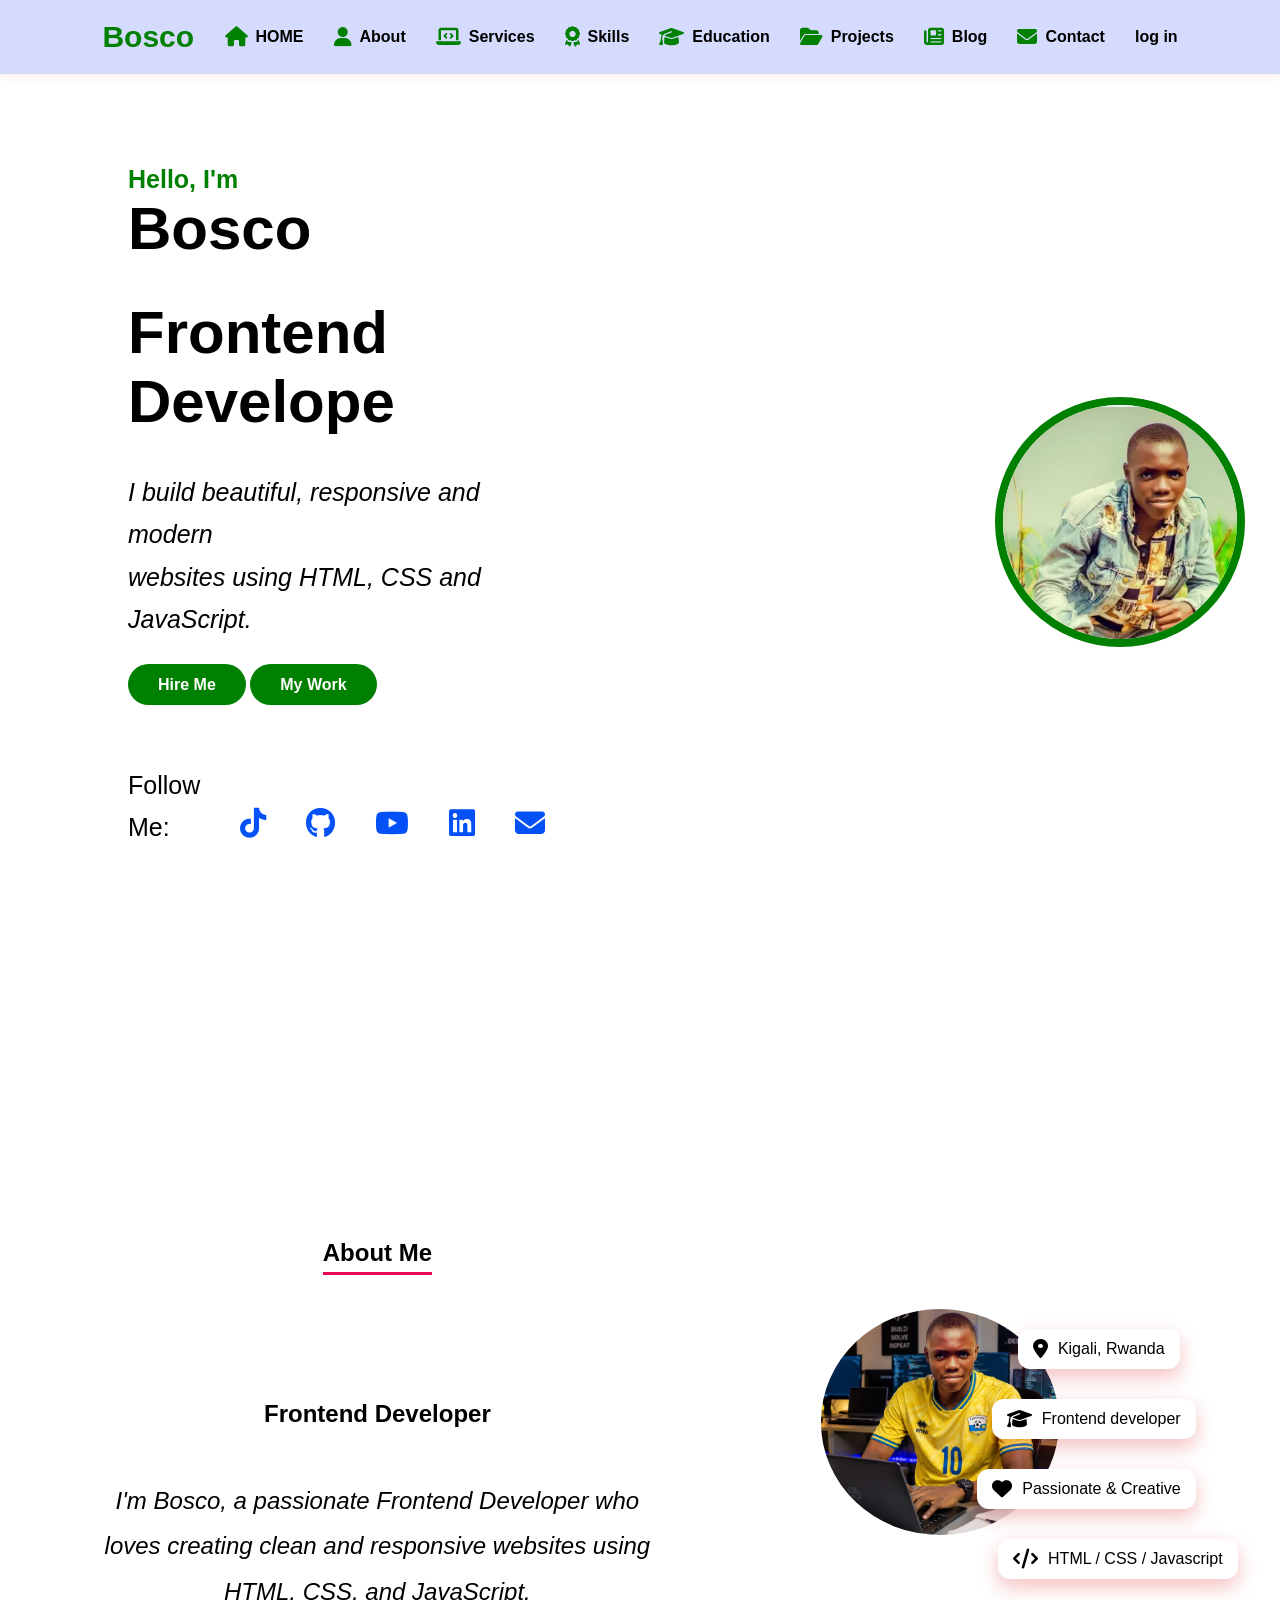
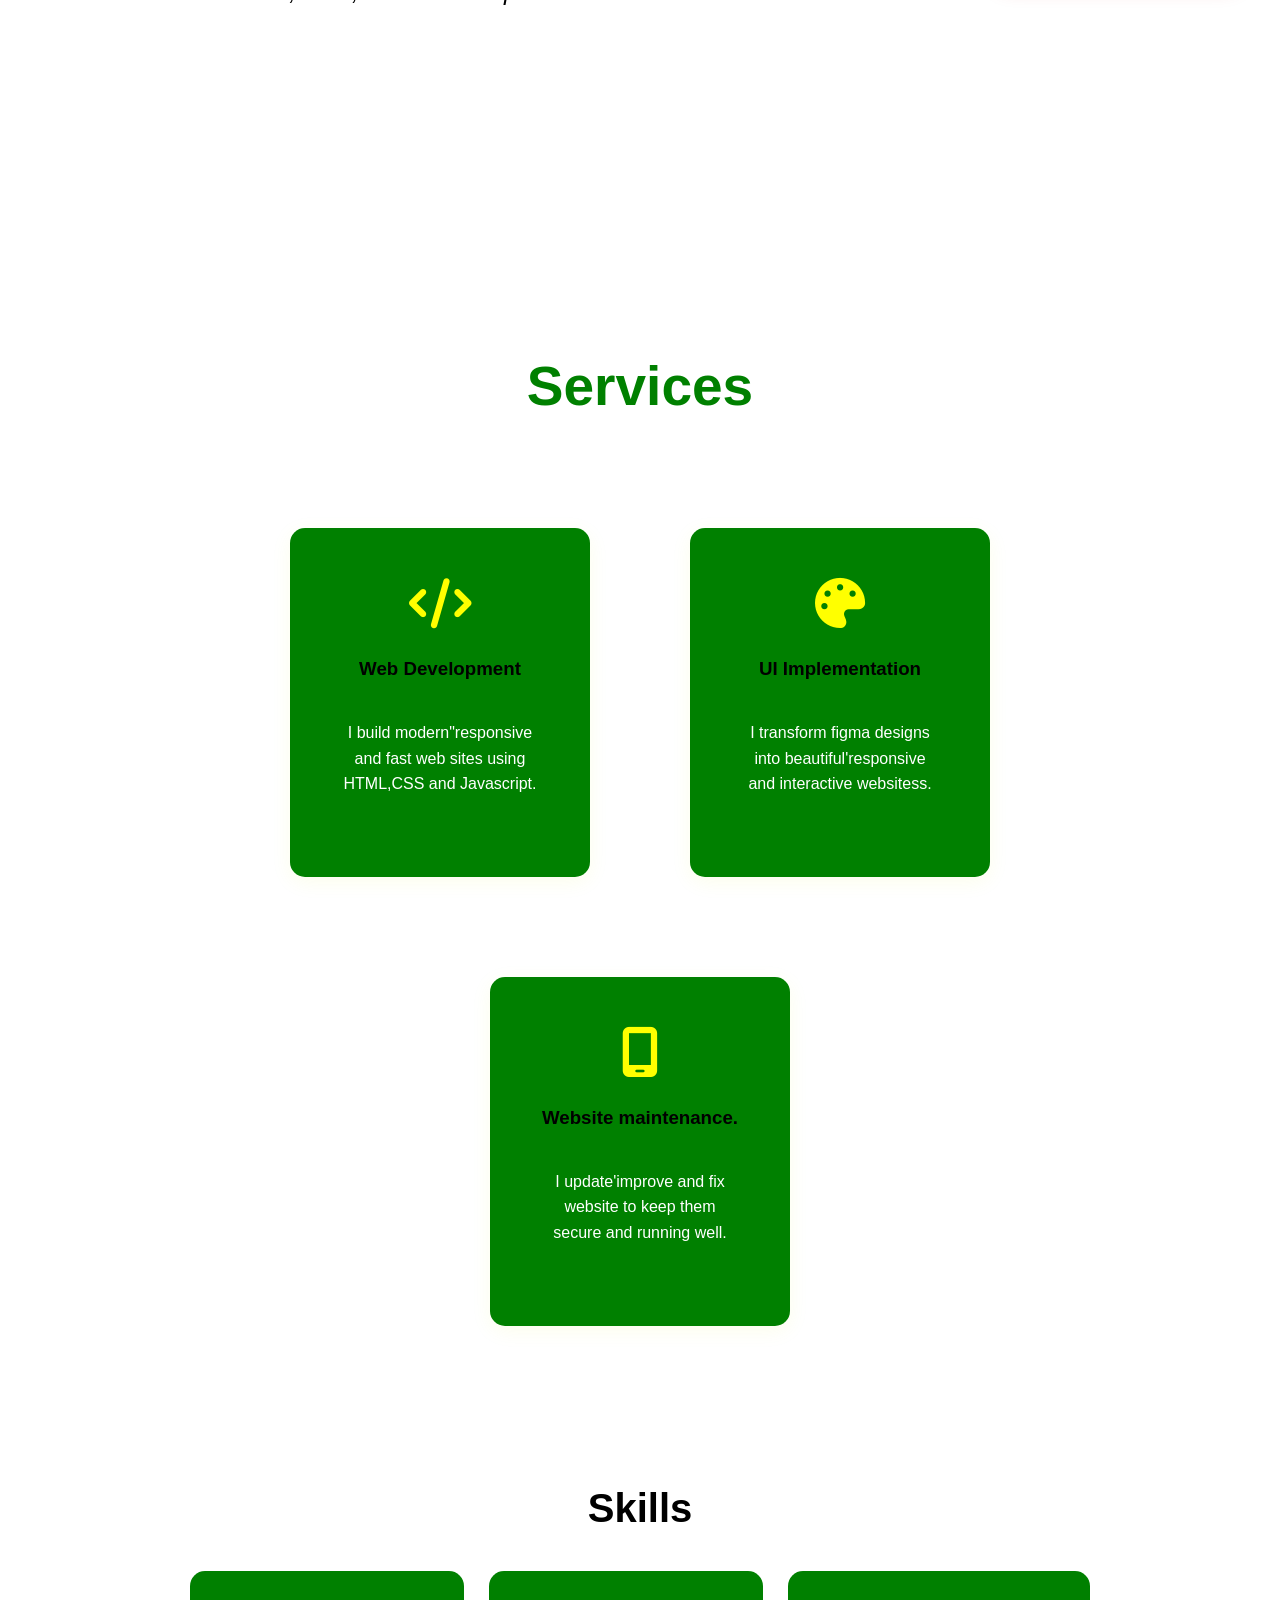
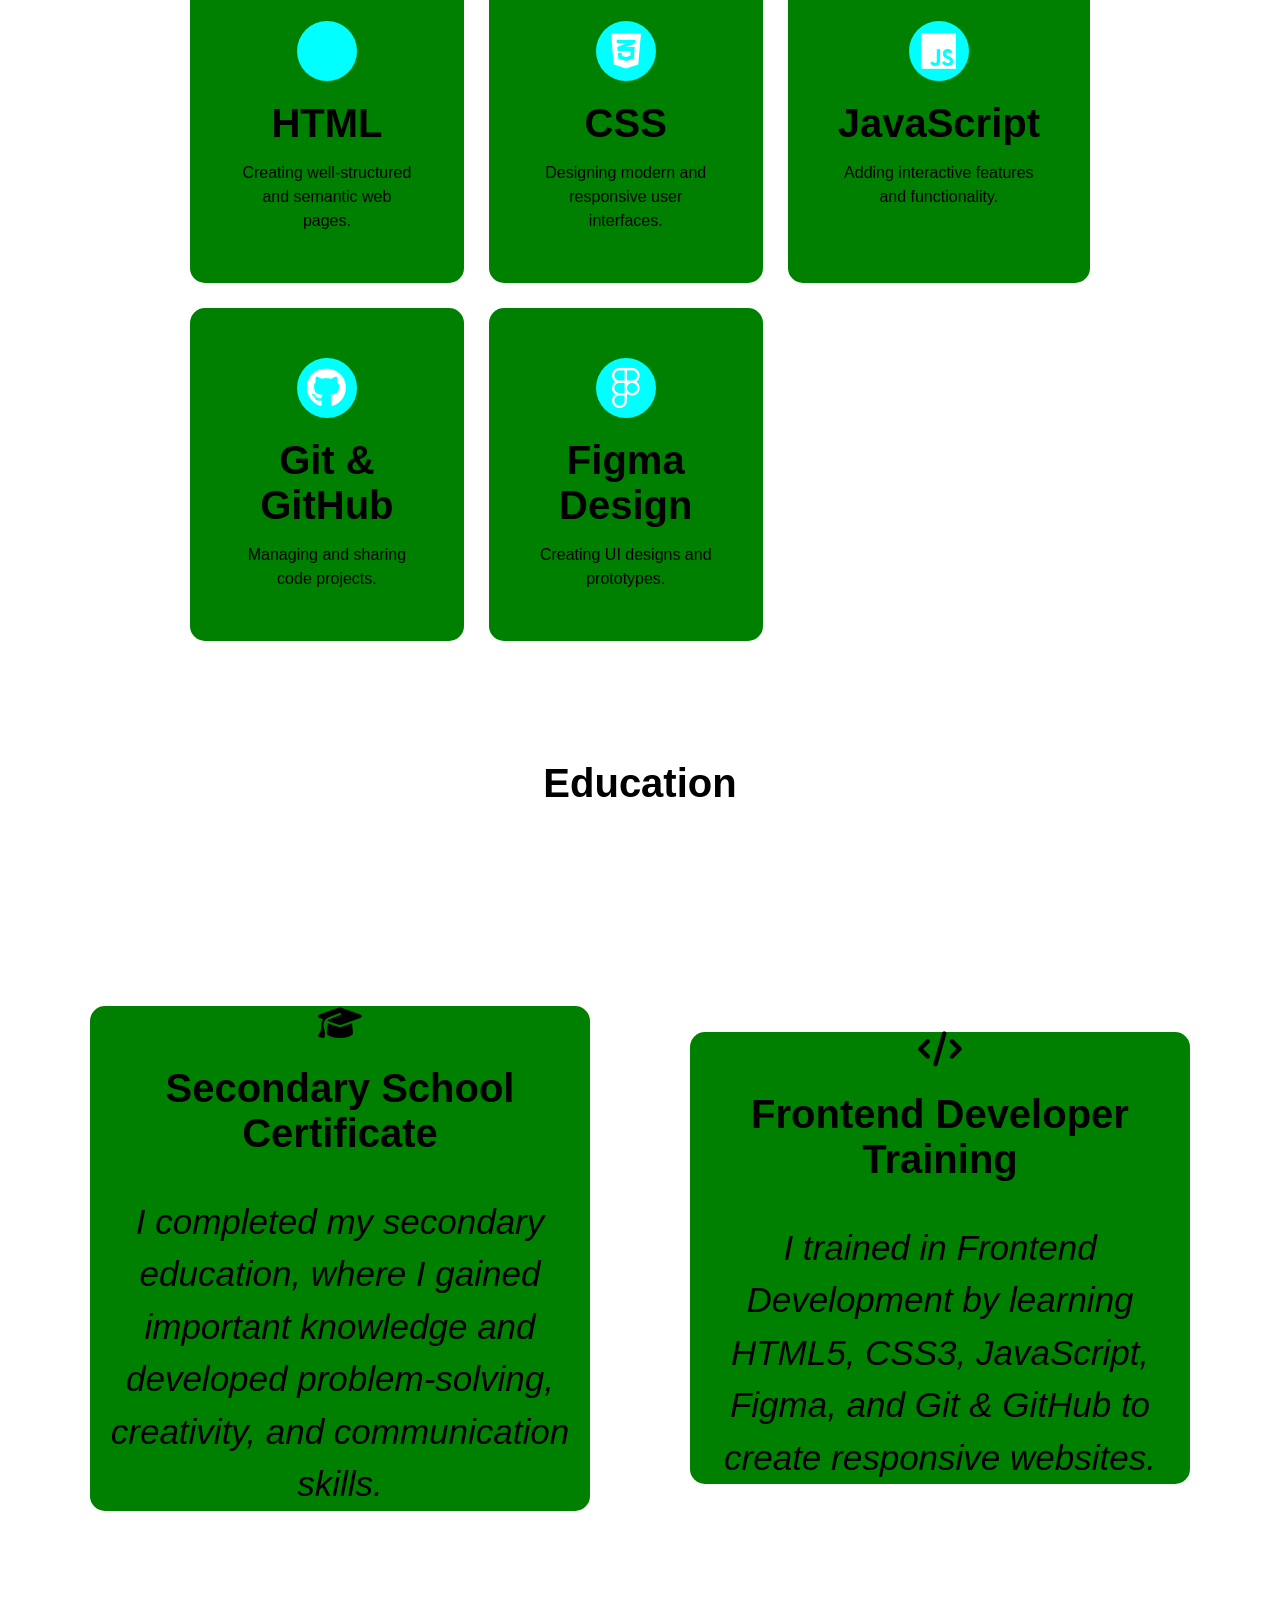
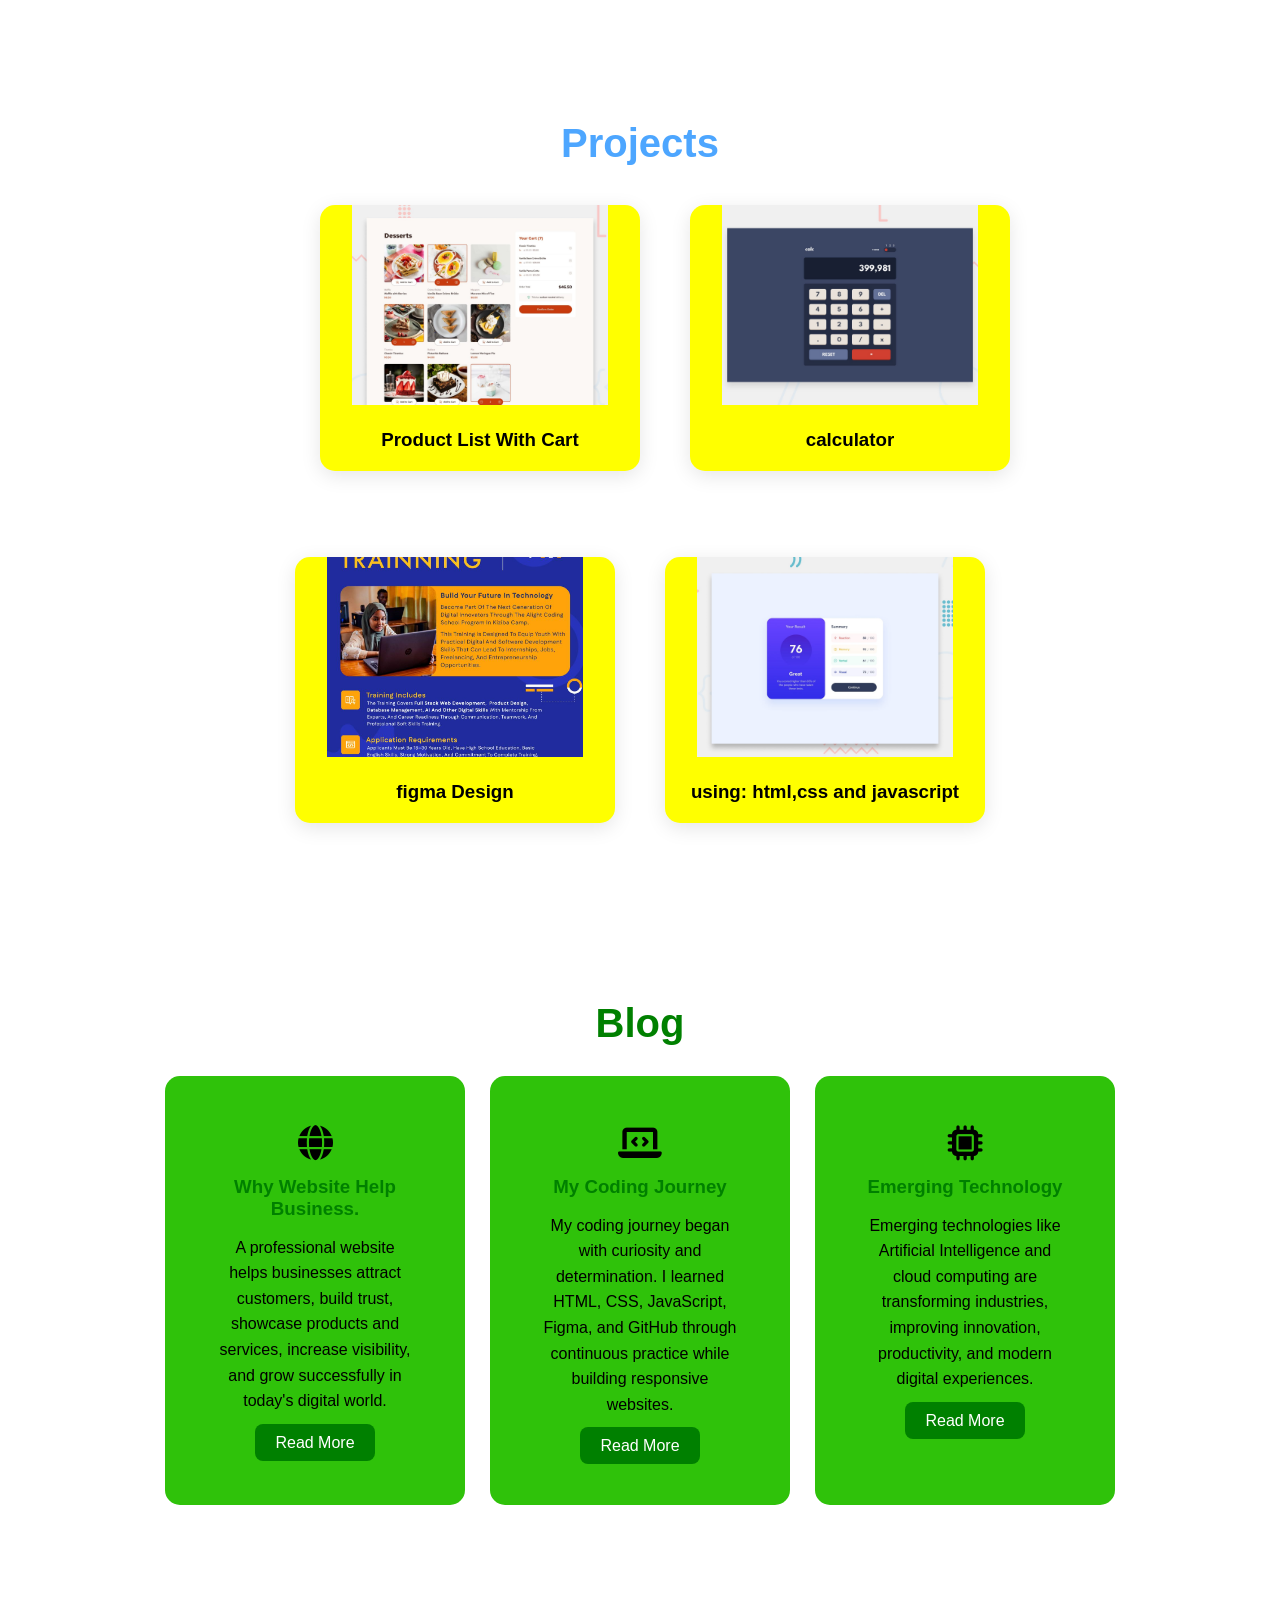
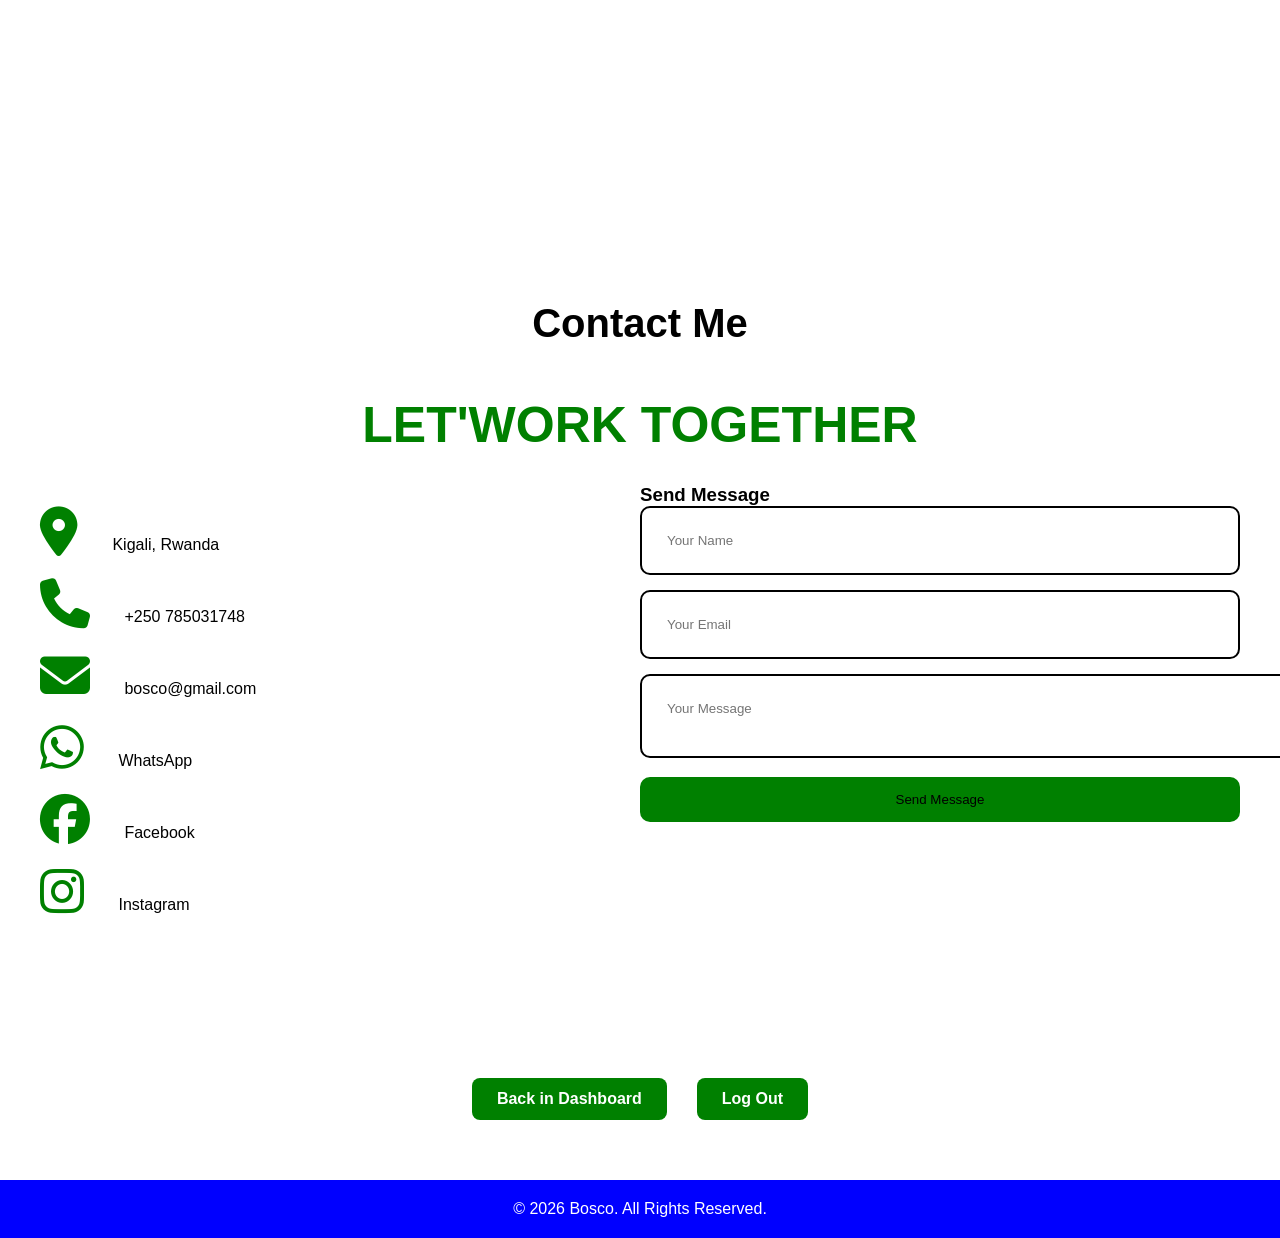
<file: index.html>
<!DOCTYPE html>
<html lang="en">

<head>
    <meta charset="UTF-8">
    <meta name="viewport" content="width=device-width, initial-scale=1.0">

    <title>Bosco | Frontend Developer</title>

    <link rel="stylesheet" href="style.css">

    <!-- Font Awesome -->
    <link rel="stylesheet" href="https://cdnjs.cloudflare.com/ajax/libs/font-awesome/6.7.2/css/all.min.css">

</head>

<body>
    <script>
// if(localStorage.getItem("login") !== "true"){
//     window.location.href="login.html";
// }
</script>


    <!-- == HEADER == -->

    <header>

        <div class="logo">
            Bosco
        </div>

        <nav>
    <div class="nav-item">
        <i class="fa-solid fa-house"></i>
        <a href="#home">HOME</a>
    </div>

    <div class="nav-item">
        <i class="fa-solid fa-user"></i>
        <a href="#about">About</a>
    </div>

    <div class="nav-item">
        <i class="fa-solid fa-laptop-code"></i>
        <a href="#services">Services</a>
    </div>

    <div class="nav-item">
        <i class="fa-solid fa-award"></i>
        <a href="#skills">Skills</a>
    </div>

    <div class="nav-item">
        <i class="fa-solid fa-graduation-cap"></i>
        <a href="#education">Education</a>
    </div>

    <div class="nav-item">
        <i class="fa-solid fa-folder-open"></i>
        <a href="#projects">Projects</a>
    </div>

    <div class="nav-item">
        <i class="fa-solid fa-newspaper"></i>
        <a href="#blog">Blog</a>
    </div>

    <div class="nav-item">
        <i class="fa-solid fa-envelope"></i>
        <a href="#contact">Contact</a>
    </div>
    <div class="nav-item">
        <a href="./login.html"> log in</a>
    </div>
</nav>


    </header>

    <!-- ================ HOME == -->

    <section id="home">

       

        <div class="home-text">

            <h4>Hello, I'm</h4>

            <h1>Bosco</h1>

            <h1>
                <!-- Frontend Developer -->
            </h1>

            <p>
                <i>I build beautiful, responsive and modern <br> websites using HTML, CSS and JavaScript.</i>
            </p>

            <div class="buttons">
                <a href="./profile.html" class="btn">Hire Me</a>
                <a href="./projects.html" class="btn">My Work</a>
            </div>

            <div class="social-icons">

                <p>Follow Me:</p>

                <a href="https://www.tiktok.com/"><i class="fa-brands fa-tiktok"></i></a>
                <a href="private haven't acess"><i class="fa-brands fa-github"></i></a>
                <a href="https://www.youtube.com/watch?v=d6tljIFaIYI&list=RD3g6deNjbuxs&index=18"><i
                        class="fa-brands fa-youtube"></i></a>
                <a href="private"><i class="fa-brands fa-linkedin"></i></a>
                <a href="private"><i class="fa-solid fa-envelope"></i></a>
            </div>

        </div>
        

        <div class="home-image">

            <img src="./images/Screenshot from 2026-09-17 11-24-45.png">

        </div>

    </section>

    <!-- ================= ABOUT ================= -->
    <section class="about" id="about">

        <div class="about-text">
            <h1 class="about-title">About Me</h1>
            <h1>Frontend Developer</h1>

            <p>
                <i> I'm Bosco, a passionate Frontend Developer who loves creating
                    clean and responsive websites using HTML, CSS, and JavaScript.</i>
            </p>

            </div>
        </div>

        <div class="about-image">
            <img src="./images/Screenshot from 2026-09-17 12-21-28.png" alt="Bosco">

            <div class="info-box box1">
                <i class="fa-solid fa-location-dot"></i> Kigali, Rwanda
            </div>

            <div class="info-box box2">
                <i class="fa-solid fa-graduation-cap"></i>Frontend developer
            </div>

            <div class="info-box box3">
                <i class="fa-solid fa-heart"></i> Passionate & Creative
            </div>

            <div class="info-box box4">
                <i class="fa-solid fa-code"></i> HTML / CSS / Javascript
            </div>

        </div>

    </section>

    <!-- ================= SERVICES ================= -->
    <section id="services">

        <h2 class="services-title">Services</h2>

        <div class="service">
            <i class="fa-solid fa-code"></i>
            <h3>Web Development</h3>
            <p class="services-text">I build modern"responsive and fast web sites using HTML,CSS and Javascript.</p>
        </div>

        <div class="service">
            <i class="fa-solid fa-palette"></i>
            <h3>UI Implementation</h3>
            <p class="services-text">I transform figma designs into beautiful'responsive and interactive websitess.</p>
        </div>

        <div class="service">
            <i class="fa-solid fa-mobile-screen"></i>
            <h3>Website maintenance.</h3>
            <p class="services-text">I update'improve and fix website to keep them secure and running well.</p>
        </div>

    </section>

    <!-- ================= SKILLS ================= -->

    <section id="skills">
        <h2>Skills</h2>
        <ul>
            <li>
                <i class="fa-brands fa-html"></i>
                <h2>HTML</h2>
                <p>Creating well-structured and semantic web pages.</p>
            </li>
            <li>
             <i class="fa-brands fa-css3-alt"></i>
             <h2>CSS</h2>
            <p>Designing modern and responsive user interfaces.</p>
            </li>

            <li>
                <i class="fa-brands fa-js"></i>
                <h2>JavaScript</h2>
                <p>Adding interactive features and functionality.</p>
            </li>

            <li>
                <i class="fa-brands fa-github"></i>
                <h2>Git & GitHub</h2>
                <p>Managing and sharing code projects.</p>
            </li>

            <li>
                <i class="fa-brands fa-figma"></i>
                <h2>Figma Design</h2>
                <p>Creating UI designs and prototypes.</p>
            </li>
        </ul>
    </section>
    <!-- ================= EDUCATION ================= -->
    <section id="education">

        <h2 class="education-title">Education</h2>

        <div class="education-container">

            <div class="education-card">
                <i class="fa-solid fa-graduation-cap"></i>
                <h2>Secondary School Certificate</h2>
                <p>
                    <i> I completed my secondary education, where I gained important knowledge
                        and developed problem-solving, creativity, and communication skills.
                    </i>
                </p>
            </div>

            <div class="education-card">
                <i class="fa-solid fa-code"></i>
                <h2>Frontend Developer Training</h2>
                <p>
                    <i> I trained in Frontend Development by learning HTML5, CSS3, JavaScript,
                        Figma, and Git & GitHub to create responsive websites.
                    </i>
                </p>
            </div>

        </div>

    </section>


    <!-- ================= PROJECTS ================= -->
    <section id="projects">
        <h2 class="projects-title">Projects</h2>

        <div class="projects-container">

            
        </div>

        <div class="project">

            <img src="./images/Pasted image.png">

            <h3>Product List With Cart</h3>

        </div>

        <div class="project">

            <img src="./images/Pasted image (2).png">

            <h3>calculator</h3>

        </div>
        <div class="project">
            <img src="./images/Pasted image (4).png">
            <h3>figma Design</h3>
        </div>
        <div class="project">
            <img src="./images/Pasted image (3).png">
            <h3>using: html,css and javascript</h3>
        </div>

    </section>


    <section id="blog">

        <h2 class="blog-title">Blog</h2>

        <div class="blog-container">

            <div class="blog-card">
                <i class="fa-solid fa-globe"></i>
                <h3>Why Website Help Business.</h3>
                <p>
                    A professional website helps businesses attract customers,
                    build trust, showcase products and services, increase
                    visibility, and grow successfully in today's digital world.
                </p>
                <a href="https://www.youtube.com/watch?v=JWLQdTTp0IQ" class="read-more">Read More</a>
            </div>

            <div class="blog-card">
                <i class="fa-solid fa-laptop-code"></i>
                <h3>My Coding Journey</h3>
                <p>
                    My coding journey began with curiosity and determination.
                    I learned HTML, CSS, JavaScript, Figma, and GitHub through
                    continuous practice while building responsive websites.
                </p>
                <a href="https://www.youtube.com/watch?v=sf4x8U3mJF0" class="read-more">Read More</a>
            </div>

            <div class="blog-card">
                <i class="fa-solid fa-microchip"></i>
                <h3>Emerging Technology</h3>
                <p>
                    Emerging technologies like Artificial Intelligence and cloud
                    computing are transforming industries, improving innovation,
                    productivity, and modern digital experiences.
                </p>
                <a href="https://www.youtube.com/watch?v=2H4pXNZldHs" class="read-more">Read More</a>
            </div>

        </div>

    </section>


    <section id="contact">

        <h2 class="contact-title">Contact Me</h2>
        <h1 class="work-title">LET'WORK TOGETHER</h1>

        <div class="contact-card">

            <div class="contact-info">

                <h3></h3>

                <p><i class="fa-solid fa-location-dot"></i> Kigali, Rwanda</p>

                <p><i class="fa-solid fa-phone"></i> +250 785031748</p>

                <p><i class="fa-solid fa-envelope"></i> bosco@gmail.com</p>

                <p><i class="fa-brands fa-whatsapp"></i> WhatsApp</p>

                <p><i class="fa-brands fa-facebook"></i> Facebook</p>

                <p><i class="fa-brands fa-instagram"></i> Instagram</p>

            </div>
            <form class="contact-form" id="contactForm">

    <h3>Send Message</h3>

    <input type="text" id="name" placeholder="Your Name">

    <input type="email" id="email" placeholder="Your Email">

    <textarea id="message" placeholder="Your Message"></textarea>

    <button type="submit">Send Message</button>

</form>
</div>

    </section>

    <!--===================== Login Section==================== -->

    <div class="mix-container">
    <a href="./dashboard.html">Back in Dashboard</a>
    <a href="./login.html">Log Out</a>
</div>

   

    


    <footer>
        <p>© 2026 Bosco. All Rights Reserved.</p>
    </footer>

    <script src="script.js"></script>
    <script src="contact.js"></script>
    
</body>

</html>
</file>
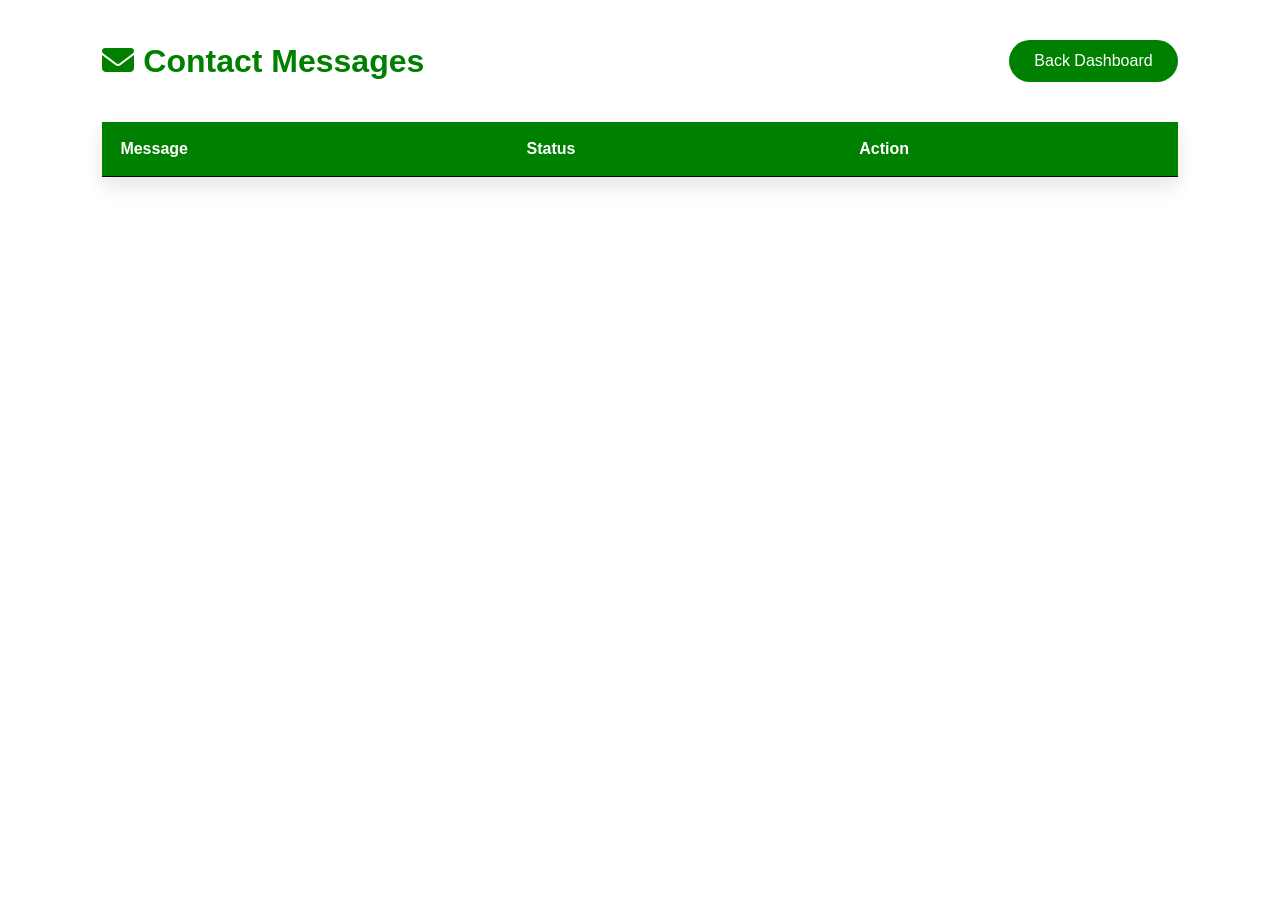
<file: contact.html>
<!DOCTYPE html>
<html lang="en">

<head>
    <meta charset="UTF-8">
    <meta name="viewport" content="width=device-width, initial-scale=1.0">
    <title>Contact Messages</title>

    <link rel="stylesheet" href="contact.css">

    <link rel="stylesheet"
        href="https://cdnjs.cloudflare.com/ajax/libs/font-awesome/6.7.2/css/all.min.css">
</head>

<body>

<div class="container">

<header>

<h1>
<i class="fa-solid fa-envelope"></i>
Contact Messages
</h1>

<a href="dashboard.html">Back Dashboard</a>

</header>


<table>

<thead>

<tr>

<!-- <th>Name</th>
<th>Email</th> -->
<th>Message</th>
<th>Status</th>
<th>Action</th>

</tr>

</thead>

    <tbody id="messageTable">



</tbody>

</table>

</div>
<script src="dashboard-contact.js"></script>

</body>
</html>
</file>
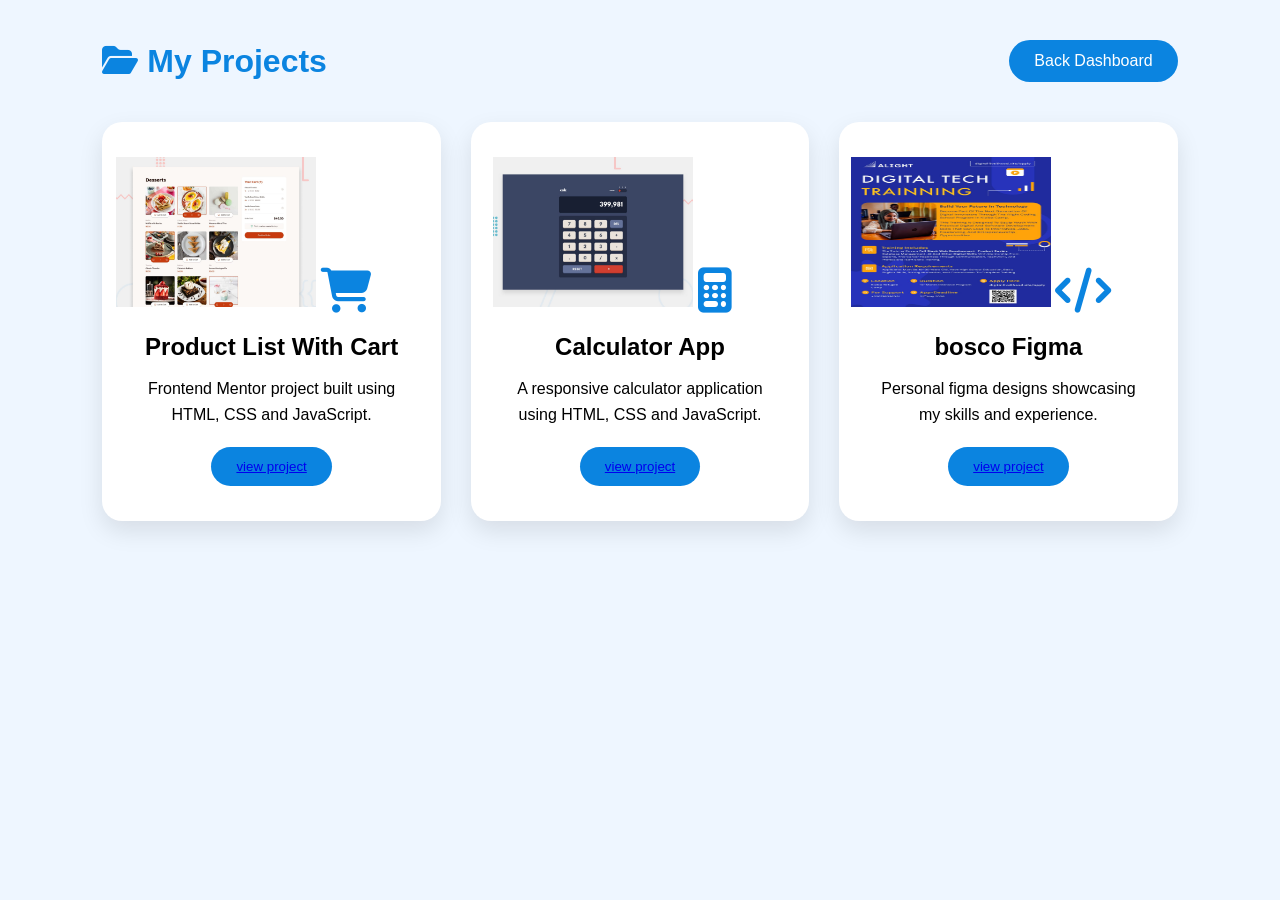
<file: projects.html>
<!DOCTYPE html>
<html lang="en">

<head>

<meta charset="UTF-8">
<meta name="viewport" content="width=device-width, initial-scale=1.0">

<title>Bosco Projects</title>

<link rel="stylesheet" href="projects.css">

<link rel="stylesheet"
href="https://cdnjs.cloudflare.com/ajax/libs/font-awesome/6.7.2/css/all.min.css">

</head>


<body>


<div class="container">


<header>

<h1>
<i class="fa-solid fa-folder-open"></i>
My Projects
</h1>

<a href="dashboard.html">
Back Dashboard
</a>

</header>



<section class="projects-container">


<div class="project-card">
    <img src="./images/Pasted image.png" alt="">

<i class="fa-solid fa-cart-shopping"></i>

<h2>
Product List With Cart
</h2>

<p>
Frontend Mentor project built using HTML, CSS and JavaScript.
</p>


<button>
    <a href="https://www.frontendmentor.io/challenges/product-list-with-cart-5MmqLVAp_d" class="view project">view project</a>

</button>


</div>




<div class="project-card">
    <img src="./images/Pasted image (2).png" alt="">

<i class="fa-solid fa-calculator"></i>

<h2>
Calculator App
</h2>

<p>
A responsive calculator application using HTML, CSS and JavaScript.
</p>


<button>
    <a href="https://www.frontendmentor.io/challenges/calculator-app-9lteq5N29" class="view project">view project</a>
</button>


</div>





<div class="project-card">
    <img src="./images/Pasted image (4).png" alt="">

<i class="fa-solid fa-code"></i>

<h2>
bosco Figma
</h2>

<p>
Personal figma designs showcasing my skills and experience.
</p>


<button>
    <a href="https://classroom.google.com/c/ODU5ODMyNzIzMjc5/a/ODg0NDk0MDk4OTMy/details" class="view project">view project</a>
</button>
</div>



</section>


</div>



</body>

</html>
</file>
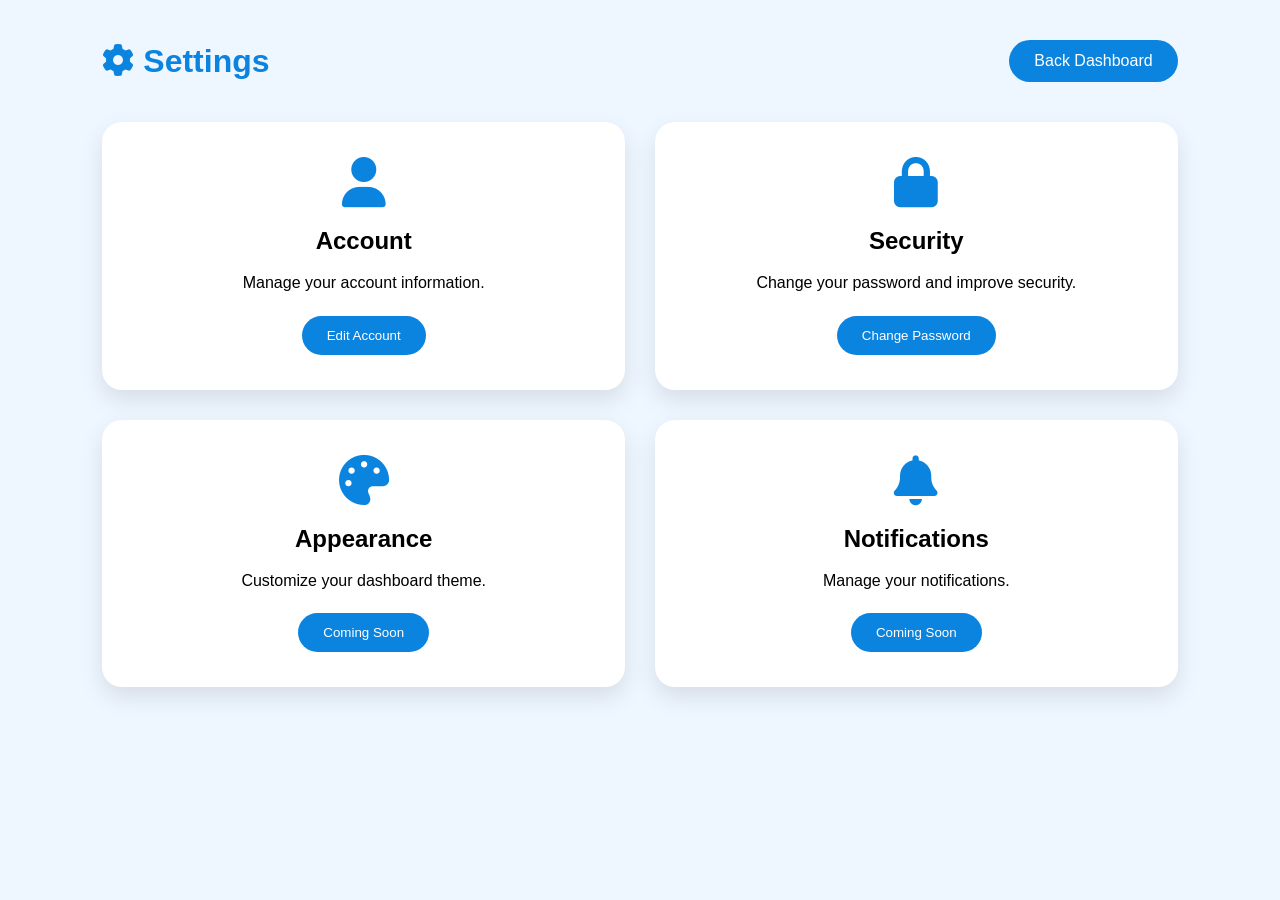
<file: settings.html>
<!DOCTYPE html>
<html lang="en">

<head>

    <meta charset="UTF-8">
    <meta name="viewport" content="width=device-width, initial-scale=1.0">

    <title>Settings | Bosco Dashboard</title>

    <link rel="stylesheet" href="settings.css">

    <link rel="stylesheet"
        href="https://cdnjs.cloudflare.com/ajax/libs/font-awesome/6.7.2/css/all.min.css">

</head>

<body>

<div class="container">

<header>

<h1>
<i class="fa-solid fa-gear"></i>
Settings
</h1>

<a href="dashboard.html">Back Dashboard</a>

</header>


<div class="settings-container">

<div class="setting-card">

<i class="fa-solid fa-user"></i>

<h2>Account</h2>

<p>
Manage your account information.
</p>

<button>Edit Account</button>

</div>



<div class="setting-card">

<i class="fa-solid fa-lock"></i>

<h2>Security</h2>

<p>
Change your password and improve security.
</p>

<button>Change Password</button>

</div>



<div class="setting-card">

<i class="fa-solid fa-palette"></i>

<h2>Appearance</h2>

<p>
Customize your dashboard theme.
</p>

<button>Coming Soon</button>

</div>



<div class="setting-card">

<i class="fa-solid fa-bell"></i>

<h2>Notifications</h2>

<p>
Manage your notifications.
</p>

<button>Coming Soon</button>

</div>

</div>

</div>

</body>

</html>
</file>
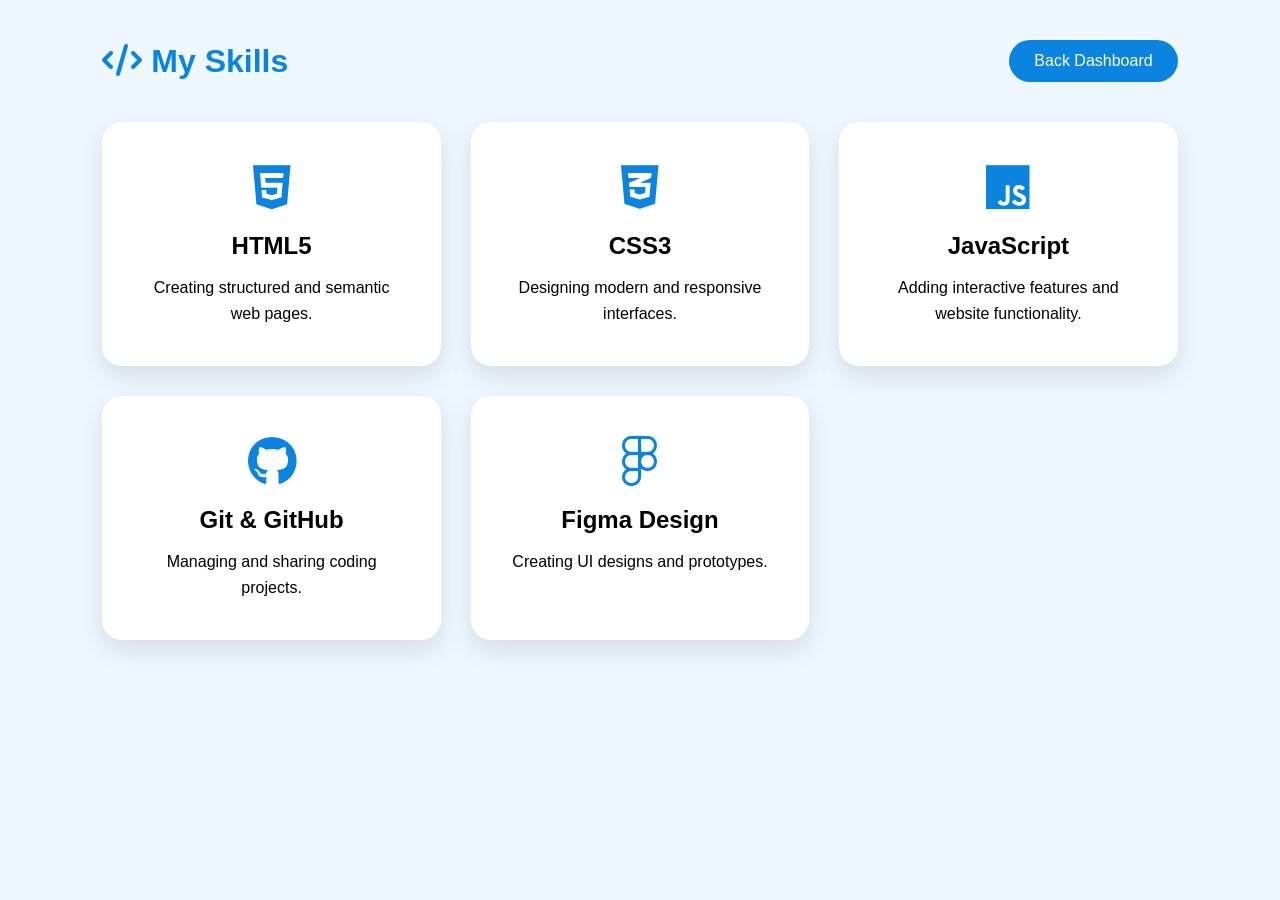
<file: skills.html>
<!DOCTYPE html>
<html lang="en">

<head>

<meta charset="UTF-8">
<meta name="viewport" content="width=device-width, initial-scale=1.0">

<title>Bosco Skills</title>

<link rel="stylesheet" href="skills.css">

<link rel="stylesheet"
href="https://cdnjs.cloudflare.com/ajax/libs/font-awesome/6.7.2/css/all.min.css">

</head>


<body>


<div class="container">


<header>

<h1>
<i class="fa-solid fa-code"></i>
My Skills
</h1>


<a href="dashboard.html">
Back Dashboard
</a>

</header>



<section class="skills-container">


<div class="skill-card">

<i class="fa-brands fa-html5"></i>

<h2>
HTML5
</h2>

<p>
Creating structured and semantic web pages.
</p>

</div>



<div class="skill-card">

<i class="fa-brands fa-css3-alt"></i>

<h2>
CSS3
</h2>

<p>
Designing modern and responsive interfaces.
</p>

</div>




<div class="skill-card">

<i class="fa-brands fa-js"></i>

<h2>
JavaScript
</h2>

<p>
Adding interactive features and website functionality.
</p>

</div>




<div class="skill-card">

<i class="fa-brands fa-github"></i>

<h2>
Git & GitHub
</h2>

<p>
Managing and sharing coding projects.
</p>

</div>




<div class="skill-card">

<i class="fa-brands fa-figma"></i>

<h2>
Figma Design
</h2>

<p>
Creating UI designs and prototypes.
</p>

</div>



</section>


</div>


</body>

</html>
</file>
<file: style.css>
* {
    margin: 0;
    padding: 0;
    box-sizing: border-box;
    scroll-behavior: smooth;
    font-family: 'Poppins', sans-serif;
}
:root {
    --primary-color: green;
    --dark-color: black;
    --light-color: white;
    --text-color: black;
}
body {
    background: var(--light-color);
    color: var(--text-color);
}
/* =========================
   HEADER / NAVBAR
========================= */

header {
    width: 100%;
    padding: 20px 8%;
    display: flex;
    justify-content: space-between;
    align-items: center;
    background: rgba(6, 41, 240, 0.17);
    position: sticky;
    top: 0;
    z-index: 1000;
    box-shadow: 0 3px 10px rgba(246, 4, 4, 0.08);
}
.logo {
    font-size: 30px;
    font-weight: 700;
    color: var(--primary-color);
}
nav i {
    color: green;
    font-size: 20px;
}

nav {
    display: flex;
    gap: 95px;
}

nav a {
    text-decoration: none;
    color: var(--dark-color);
    font-weight: 500;
    transition: 0.3s;
}

nav a:hover {
color: var(red);
}
/* =========================
   HOME SECTION
========================= */

#home {
    min-height: 100vh;
    padding: 80px 10%;
    display: flex;
    /* justify-content: space-between; */
justify-content: space-around;
    align-items: center;
    gap: 40%;
}
.home-text {
    max-width: 600px;
}

.home-text h4 {
    font-size: 25px;
    color: var(--primary-color);
}
.home-text h1 {
    font-size: 60px;
    color: var(--dark-color);
    margin-bottom: 35px;
}
.home-text h2 {
    font-size: 35px;
    margin-bottom: 35px;
}
.home-text p {
    font-size: 25px;
    line-height: 1.7;
    margin-bottom: 35px;
    color: black;
    font-weight: 1000px;
    max-width: 550px;
}
/* BUTTONS */
.social-icons a {
    color: #0451f8;
    font-size: 30px;
}
.buttons {
    margin-bottom: 70px;
}
.social-icons {
    display: flex;
    align-items: center;
    gap: 40px;
    font-size: 35px;
    margin-right: 20px;
    color: #05f6ee;
}
.buttons a {
    text-decoration: none;
    padding: 12px 30px;
    border-radius: 30px;
    background: var(--primary-color);
    color: white;
    font-weight: 600;
    transition: 0.3s;
}
.buttons a:hover {
    transform: translateY(-5px);
    box-shadow: 0 10px 20px rgba(56,189,248,0.4);
}
.home-image img {
    width: 250px;
    height: 250px;
    object-fit: cover;
    border-radius: 50%;
    border: 8px solid var(--primary-color);
    margin-left: 20px;
}
/* =========================
   GENERAL SECTION STYLE
========================= */
section {
    padding: 80px 8%;
}
section h2 {
    text-align: center;
    font-size: 40px;
    color: var(--dark-color);
    margin-bottom: 40px;
}
/* =========================
   ABOUT SECTION
========================= */
.about-title {
  display: inline-block;
  border-bottom: 3px solid rgb(232, 8, 83);
  padding-bottom: 5px;
  gap: 50px;
}
.about {
    display: flex;
    align-items: center;
    justify-content: space-between;
    gap: 50px;
    min-height: 100vh;
}
.about-text {
    width: 59%;
}
.about-image img {
    width: 50%;
    border-radius: 50%;
}
.about-image{
    position: relative;
    width: fit-content;
    width: 50%;
    text-align: center;
    box-shadow: red;
    /* box-shadow: 0 8px 20px rgba(244, 5, 5, 0.25); */
    border-radius: 50px;
}
.info-box{
    position: absolute;
    background: white;
    padding: 10px 15px;
    border-radius: 12px;
    box-shadow: 0 8px 20px rgba(212, 3, 3, 0.25);
    display: flex;
    align-items: center;
    gap: 10px;
    white-space: nowrap;
}
.info-box i{
    color: black;
    font-size: 20px;
}
.box1{
    top: 20px;
    right: -2px;
}
.box2{
    top: 90px;
    right: -18px;
}
.box3{
    top: 160px;
    right: -18px;
}
.box4{
    top: 230px;
    right: -60px;
}
.about-text h1 {
    margin-bottom: 200px;
    text-align: center;
    margin-top: 75px;
    
}
.about-text h1 {
    margin-bottom: 50px;
}
.about-text p {
    margin-bottom: 70px;
    line-height: 1.9;
    color: black;
    font-size: x-large;
}
.about-text .btn {
    margin-top: 20px;
}
.about-text {
    max-width: 550px;
    text-align: center;
}
/* =========================
   SERVICES
========================= */
#services {
    display: flex;
    flex-wrap: wrap;
    justify-content: center;
    align-items: center;
    gap: 100px;
    min-height: 100vh;
    flex-direction: row;
}
.services-title {
    width: 100%;
    text-align: center;
    color: green;
    font-size: 55px;
    margin-bottom: 10px;
}
.service {
    width: 300px;
    background: green;
    padding: 50px;
    border-radius: 15px;
    text-align: center;
    box-shadow: 0 5px 20px rgba(222, 246, 12, 0.08);
    transition: 0.3s;
}
.service:hover {
    transform: translateY(20px);
    background: salmon;
}
.service i {
    font-size: 50px;
    color: var(--primary-color);
    margin-bottom: 30px;
    color: yellow;
}
.service h3 {
    margin-bottom: 40px;
    color: black;
}
.services-text {
    width: 100%;
    text-align: center;
    color: white;
    font-size: 16px;
    max-width: 600px;
    line-height: 1.6;
    margin: 0 auto 30px;
}
/* ================================================================================
===================================================================================
=================================================================================== */


/* =========================
   SKILLS SECTION
========================= */
#skills {
    padding: 80px 20px;
    text-align: center;
    min-height: 100vh;
}
#skills ul {
    list-style: none;
    padding: 0;
    display: grid;
    grid-template-columns: repeat(3, 1fr);
    gap: 25px;
    max-width: 900px;
    margin: 40px auto 0;
}
#skills li {
    background: green;
    padding: 50px;
    border-radius: 15px;
    text-align: center;
    box-shadow: black;
    transition: 0.3s;
}
#skills li:hover {
    transform: translateY(50px);
    background: salmon;
}
#skills li i {
    width: 60px;
    height: 60px;
    background: aqua;
    color: white;
    border-radius: 50%;
    display: flex;
    align-items: center;
    justify-content: center;
    font-size: 40px;
    margin: 0 auto 20px;
}
#skills li h2 {
    margin-bottom: 15px;
}
#skills li p {
    color: black;
    line-height: 1.5;
}
/* =========================
   EDUCATION SECTION
========================= */
.education-card h2{
    color: black;
}
#education {
    padding: 40px 20px;
    text-align: center;
    min-height: 100vh;
    display: block; 
    font-size: 20px;
}
.education-title {
    color: black;
    margin-bottom: 20px;
    text-align: center;
}
.education-container {
    display: flex;
    justify-content: center;
    align-items: center;
    gap: 100px;
    flex-wrap: wrap;
    width: 100%;
    font-size: 20px;
    margin-top: 200px;
}
.education-card {
    width: 500px;
    background: green;
    border-radius: 15px;
    text-align: center;
    box-shadow: red;
}

.education-card i {
    font-size: 35px;
    color: black;
    margin-bottom: 25px;
}
.education-card p {
    color: white;
    line-height: 1.5;
}
.education-card:hover {
    transform: translateY(90px);
    background: salmon;
}
/* =========================
   PROJECTS SECTION
========================= */

#projects {
    align-items: center;
    display: flex;
    flex-wrap: wrap;
    justify-content: center;
    gap: 50px;
    min-height: 100vh;
}

.project {
    width: 320px;
    background: yellow;
    border-radius: 15px;
    overflow: hidden;
    box-shadow: 0 5px 20px rgba(0,0,0,0.1);
    transition: 0.3s;
}
.project:hover {
    transform: translateY(-20%);
    background: red;
}
.project img {
    width: 80%;
    height: 200px;
    object-fit: cover;
}
.project h3 {
    padding: 20px;
    text-align: center;
    color: var(--dark-color);
}
#projects {
    text-align: center;
}
.projects-title {
    width: 100%;
    color: #4da6ff;
    margin-bottom: -50px;
}
.projects-container {
    display: flex;
    justify-content: center;
    gap: 25px;
    flex-wrap: wrap;
}
/* =========================
   BLOG SECTION
========================= */
#blog{
    padding:80px 20px;
    text-align:center;
    min-height: 100vh;
}
.blog-title{
    color:green;
    margin-bottom:30px;
}
.blog-container{
    display:flex;
    justify-content:center;
    gap:25px;
    flex-wrap:wrap;
}
.blog-card{
    width:300px;
    background: hwb(108 4% 24%);
    padding:50px;
    border-radius:15px;
    text-align:center;
    box-shadow: red;
    transition:.3s;
    
}
.blog-card:hover{
    transform:translateY(100px);
    background: salmon;
}

.blog-card i{
    font-size:35px;
    color: black;
    margin-bottom:15px;
}
.blog-card h3{
    margin-bottom:15px;
    color: green;
}

.blog-card p{
    color: black;
    line-height:1.6;
    margin-bottom:20px;
}
.read-more{
    text-decoration:none;
    color: white;
    background: green;
    padding:10px 20px;
    border-radius:8px;
    transition:.3s;
}

.read-more:hover{
    background: green;
    color: red;
}

/* =========================
   CONTACT SECTION
========================= */
#contact {
    padding: 80px 20px;
    text-align: center;
    color: black;
}

.contact-title {
    color: black;
    margin-bottom: 40px;
}

.contact-card {
    max-width: 1500px;
    margin: auto;
    background: white;
    padding: 20px;
    border-radius: 20px;
    display: flex;
    justify-content: space-between;
    gap: 50px;
    box-shadow: red;
}

.contact-info,
.contact-form {
    width: 50%;
}

.contact-info {
    text-align: left;
}

.contact-info p {
    margin: 22px 0;
}

.contact-info i {
    color: green;
    font-size: 50px;
    margin-right: 30px;
}

.contact-form {
    text-align: left;
}

.contact-form input,
.contact-form textarea {
    width: 100%;
    padding: 25px;
    margin-bottom: 15px;
    border: 2px solid black;
    border-radius: 10px;
    color: black;
}

.contact-form textarea {
    width: 700px;
    
}

.contact-form button {
    width: 100%;
    padding: 15px;
    background: green;
    color: black;
    border: none;
    border-radius: 10px;
    cursor: pointer;
}

.contact-form button:hover {
    background: green;
}

 
footer {
    text-align: center;
    padding: 20px;
}
.work-title {
    color: green;
    padding: 10px;
    font-size: 50px;
}


footer{
    margin-top:40px;
    padding:20px;
    background:blue;
    color:white;
    text-align:center;
}
 











 nav {
    display: flex;
    align-items: center;
    gap: 30px;
}

.nav-item {
    display: flex;
    align-items: center;
    gap: 8px;
}

.nav-item a {
    text-decoration: none;
    font-weight: bold;
}
nav :hover{
    
}

/* ===mix==== */
.mix-container {
    display: flex;
    align-items: center;
    padding: 20px 40px;
    margin-top: 20px;
    justify-content: center;
    gap: 30px;
}

.mix-container a {
    text-decoration: none;
    padding: 12px 25px;
    border-radius: 8px;
    font-size: 16px;
    font-weight: bold;
    color: white;
    background-color: green;
    transition: 0.3s;
}

.mix-container a:hover {
    background-color: blue;
    transform: translateY(-10px);
}

.mix-container a:last-child {
    background-color: green;
}

.mix-container a:last-child:hover {
    background-color: blue;
}
</file>
<file: contact.css>
*{
margin:0;
padding:0;
box-sizing:border-box;
font-family:Poppins,sans-serif;
}

body{
background:white;
}

.container{
padding:40px 8%;
}

header{
display:flex;
justify-content:space-between;
align-items:center;
margin-bottom:40px;
}

header h1{
color:green;
}

header a{
text-decoration:none;
background:green;
color:white;
padding:12px 25px;
border-radius:25px;
}

table{
width:100%;
border-collapse:collapse;
background:white;
box-shadow:0 10px 20px rgba(0,0,0,.1);
}

th,td{
padding:18px;
border-bottom:1px solid black;
text-align:left;
}

th{
background:green;
color:white;
}

.new{
background:red;
color:white;
padding:5px 10px;
border-radius:15px;
}
.read{
background:green;
color:white;
padding:5px 10px;
border-radius:15px;
}


.delete-btn {
    background-color: blue;
    color: white;
    border: none;
    padding: 8px 18px;
    border-radius: 6px;
    font-weight: bold;
    cursor: pointer;
    transition: 0.3s;
}

.delete-btn:hover {
    background-color: red;
    transform: scale(1.05);
}
</file>
<file: projects.css>
*{
margin:0;
padding:0;
box-sizing:border-box;
font-family:Poppins,sans-serif;
}


body{

background:#eef6ff;
min-height:100vh;

}



.container{

padding:40px 8%;

}



header{

display:flex;
justify-content:space-between;
align-items:center;
margin-bottom:40px;

}



header h1{

color:#0b84e0;

}



header a{

text-decoration:none;
background:#0b84e0;
color:white;
padding:12px 25px;
border-radius:25px;

}



.projects-container{

display:grid;
grid-template-columns:repeat(3,1fr);
gap:30px;

}
.project-card img{
    width: 200px;
    height: 150px;
    margin-left: -55px;
}



.project-card{

background:white;
padding:35px;
border-radius:20px;
text-align:center;
box-shadow:0 10px 25px rgba(0,0,0,.1);
transition:.3s;

}



.project-card:hover{

transform:translateY(-10px);

}



.project-card i{

font-size:45px;
color:#0b84e0;
margin-bottom:20px;

}



.project-card h2{

margin-bottom:15px;

}



.project-card p{

line-height:1.6;
margin-bottom:20px;

}



.project-card button{

background:#0b84e0;
border:none;
color:white;
padding:12px 25px;
border-radius:20px;
cursor:pointer;

}



@media(max-width:900px){

.projects-container{

grid-template-columns:1fr;

}

}
</file>
<file: settings.css>
*{
margin:0;
padding:0;
box-sizing:border-box;
font-family:Poppins,sans-serif;
}

body{
background:#eef6ff;
}

.container{
padding:40px 8%;
}

header{
display:flex;
justify-content:space-between;
align-items:center;
margin-bottom:40px;
}

header h1{
color:#0b84e0;
}

header a{
text-decoration:none;
background:#0b84e0;
color:white;
padding:12px 25px;
border-radius:25px;
}

.settings-container{
display:grid;
grid-template-columns:repeat(2,1fr);
gap:30px;
}

.setting-card{
background:white;
padding:35px;
border-radius:20px;
text-align:center;
box-shadow:0 10px 25px rgba(0,0,0,.1);
transition:.3s;
}

.setting-card:hover{
transform:translateY(-10px);
}

.setting-card i{
font-size:50px;
color:#0b84e0;
margin-bottom:20px;
}

.setting-card h2{
margin-bottom:15px;
}

.setting-card p{
margin-bottom:20px;
line-height:1.6;
}

.setting-card button{
background:#0b84e0;
color:white;
border:none;
padding:12px 25px;
border-radius:25px;
cursor:pointer;
}

.setting-card button:hover{
background:#075ea5;
}

@media(max-width:900px){

.settings-container{

grid-template-columns:1fr;

}

}
</file>
<file: skills.css>
*{

margin:0;
padding:0;
box-sizing:border-box;
font-family:Poppins,sans-serif;

}


body{

background:#eef6ff;
min-height:100vh;

}



.container{

padding:40px 8%;

}



header{

display:flex;
justify-content:space-between;
align-items:center;
margin-bottom:40px;

}


header h1{

color:#0b84e0;

}



header a{

background:#0b84e0;
color:white;
padding:12px 25px;
border-radius:25px;
text-decoration:none;

}



.skills-container{

display:grid;
grid-template-columns:repeat(3,1fr);
gap:30px;

}



.skill-card{

background:white;
padding:40px;
border-radius:20px;
text-align:center;
box-shadow:0 10px 25px rgba(0,0,0,.1);
transition:.3s;

}



.skill-card:hover{

transform:translateY(-10px);

}



.skill-card i{

font-size:50px;
color:#0b84e0;
margin-bottom:20px;

}



.skill-card h2{

margin-bottom:15px;

}



.skill-card p{

line-height:1.6;

}



@media(max-width:900px){

.skills-container{

grid-template-columns:1fr;

}

}
</file>
